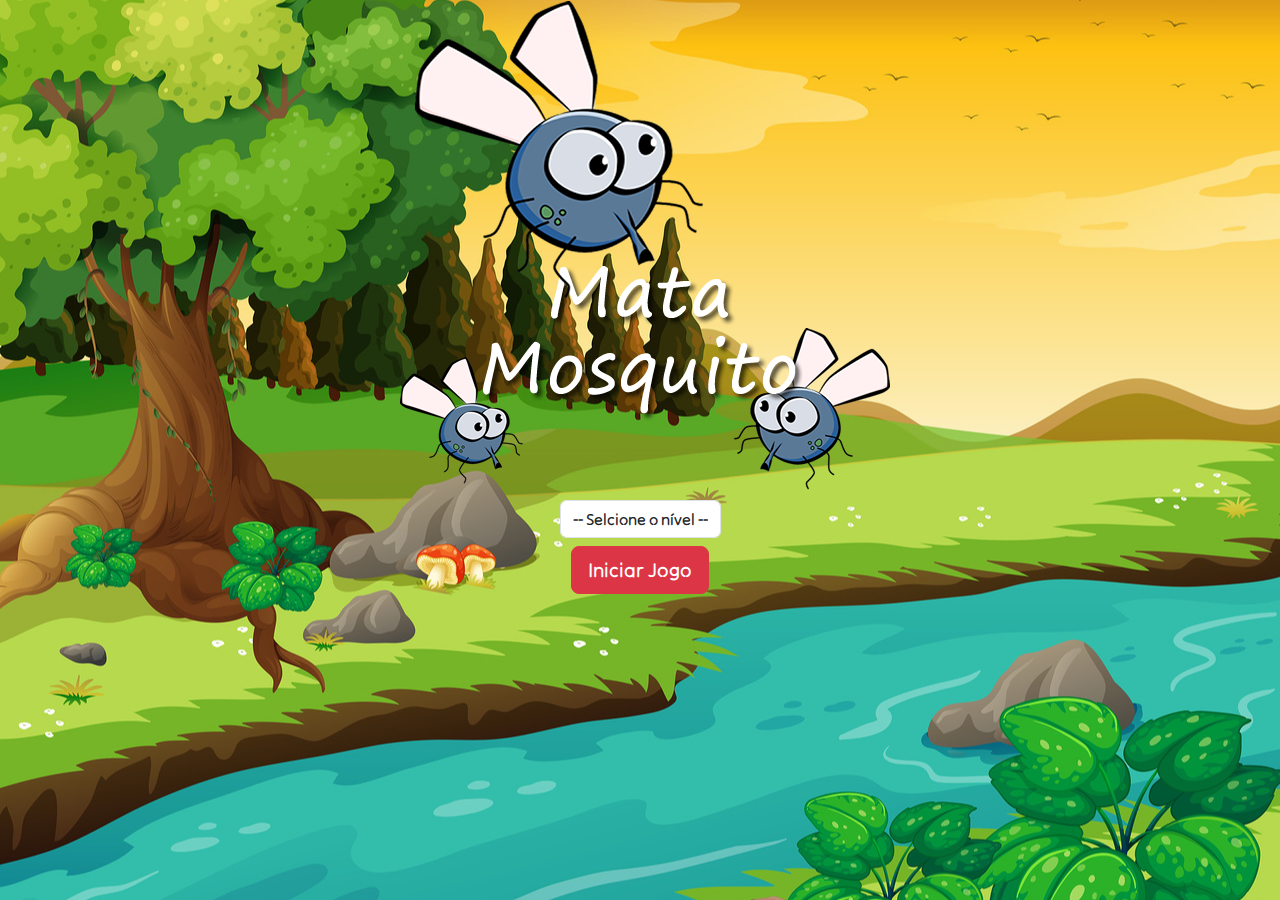
<file: index.html>
<!DOCTYPE html>
<html lang="en">

<head>
    <meta charset="UTF-8">
    <meta http-equiv="X-UA-Compatible" content="IE=edge">
    <meta name="viewport" content="width=device-width, initial-scale=1.0">
    <link rel="stylesheet" href="https://cdn.jsdelivr.net/npm/bootstrap@5.2.3/dist/css/bootstrap.min.css">
    <script src="js/main.js" defer></script>
    <link rel="stylesheet" href="css/style.css">
    <title>Página inicial</title>
</head>

<body>
    <div class="container">
        <div class="row">
            <div class="col">
                <div class="d-flex justify-content-center">
                    <img src="img/game.png" alt="">
                </div>
            </div>
        </div>


        <div class="row">
            <div class="col">
                <div class="d-flex justify-content-center">
                    <div class="mb-2">
                        <select class="form-control" id="nivel">
                            <option value="">-- Selcione o nível --</option>
                            <option value="Normal">Normal</option>
                            <option value="Difícil">Difícil</option>
                            <option value="Kratos">Kratos</option>
                        </select>
                    </div>
                </div>
            </div>
        </div>




        <div class="row">
            <div class="col">
                <div class="d-flex justify-content-center">
                    <button id="btn-iniciar" type="button" class="btn btn-danger btn-lg" onclick="playGame()"> Iniciar Jogo</button>
                </div>
            </div>
        </div>


    </div>
</body>

</html>
</file>
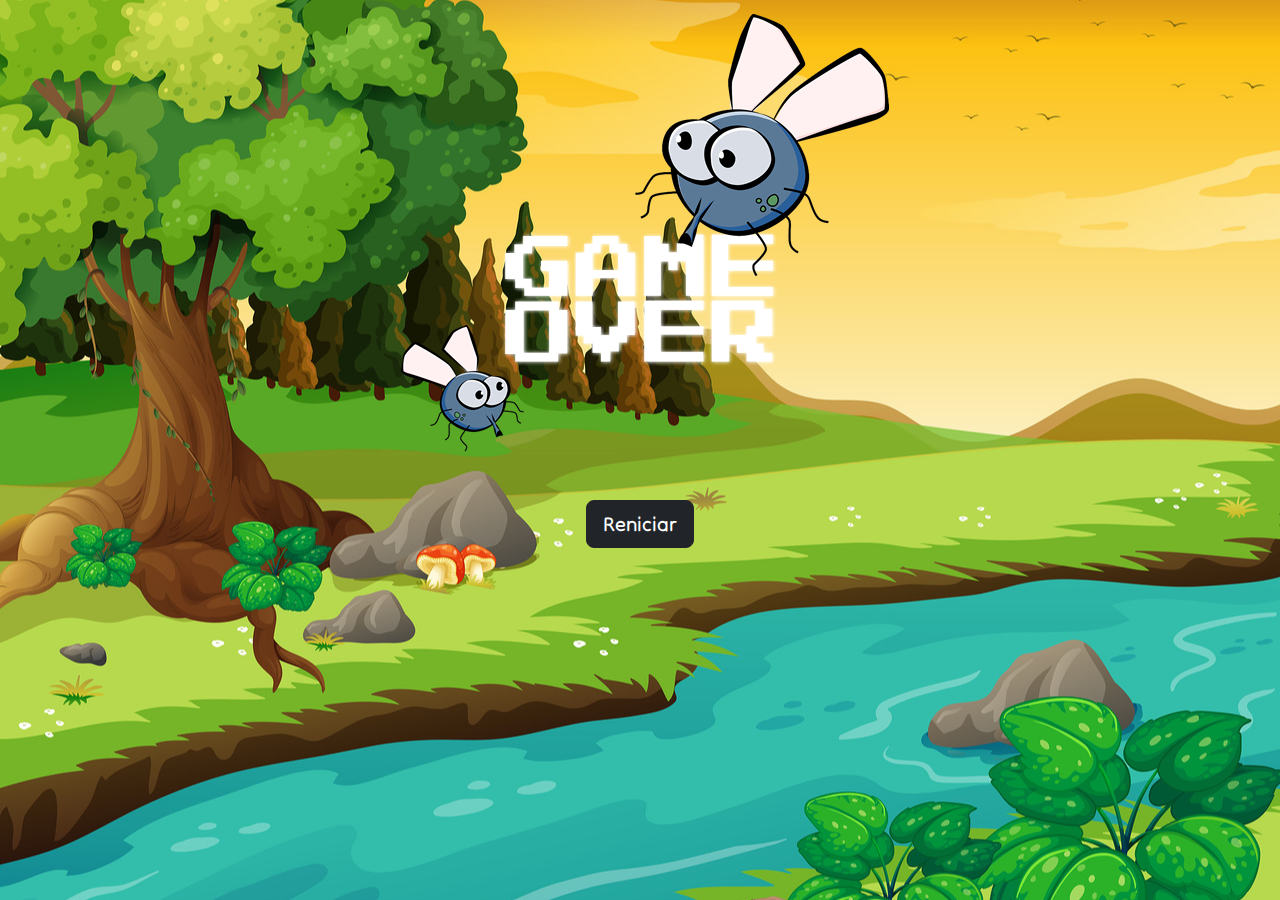
<file: end_game.html>
<!DOCTYPE html>
<html lang="en">

<head>
    <meta charset="UTF-8">
    <meta http-equiv="X-UA-Compatible" content="IE=edge">
    <meta name="viewport" content="width=device-width, initial-scale=1.0">
    <link rel="stylesheet" href="https://cdn.jsdelivr.net/npm/bootstrap@5.2.3/dist/css/bootstrap.min.css">
    <script src="js/main.js" defer></script>
    <link rel="stylesheet" href="css/style.css">
    <title>Game over!</title>
</head>

<body>
    <div class="container">
        <div class="row">
            <div class="col">
                <div class="d-flex justify-content-center">
                    <img src="img/game_over.png" alt="">
                </div>
            </div>
        </div>


        <div class="row">
            <div class="col">
                <div class="d-flex justify-content-center">
                    <button id="btn-reniciar" type="button" class="btn btn-dark btn-lg"> Reniciar</button>
                </div>
            </div>
        </div>


    </div>
</body>

</html>
</file>
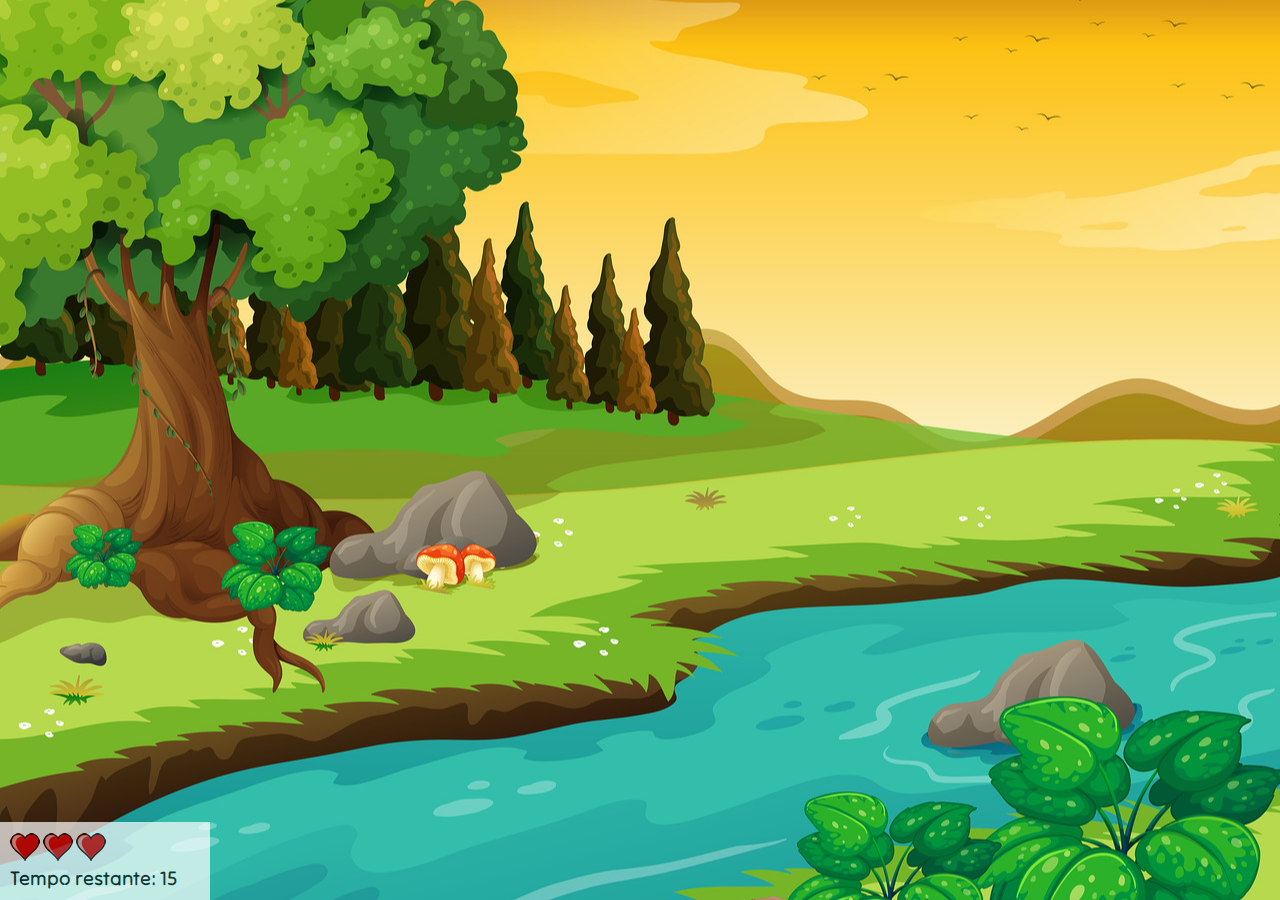
<file: play.html>
<!DOCTYPE html>
<html lang="pt-br">

<head>
    <meta charset="UTF-8">
    <meta http-equiv="X-UA-Compatible" content="IE=edge">
    <meta name="viewport" content="width=device-width, initial-scale=1.0">
    <link rel="stylesheet" href="css/style.css">
    <script src="js/main.js"></script>
    <link rel="shortcut icon" href="img/mosca.png" type="image/x-icon">
    <title>Kill Flies</title>
</head>

<body onresize="ajustSizeGame()">
    <div class="painel">
        <div class="vidas">
            <img id="v1" src="img/coracao_cheio.png" alt="coração_vazio">
            <img id="v2" src="img/coracao_cheio.png" alt="coração_cheio">
            <img id="v3" src="img/coracao_cheio.png" alt="coração_cheio">
        </div>
        <div class="cronometro">Tempo restante: <span id="time-s"> </span></div>
    </div>

    <script>

        document.getElementById('time-s').innerHTML = tempo

        var criaMosca = setInterval(function () {
            posiRadom()
        }, criaMoscaTempo)


    </script>
</body>

</html>
</file>
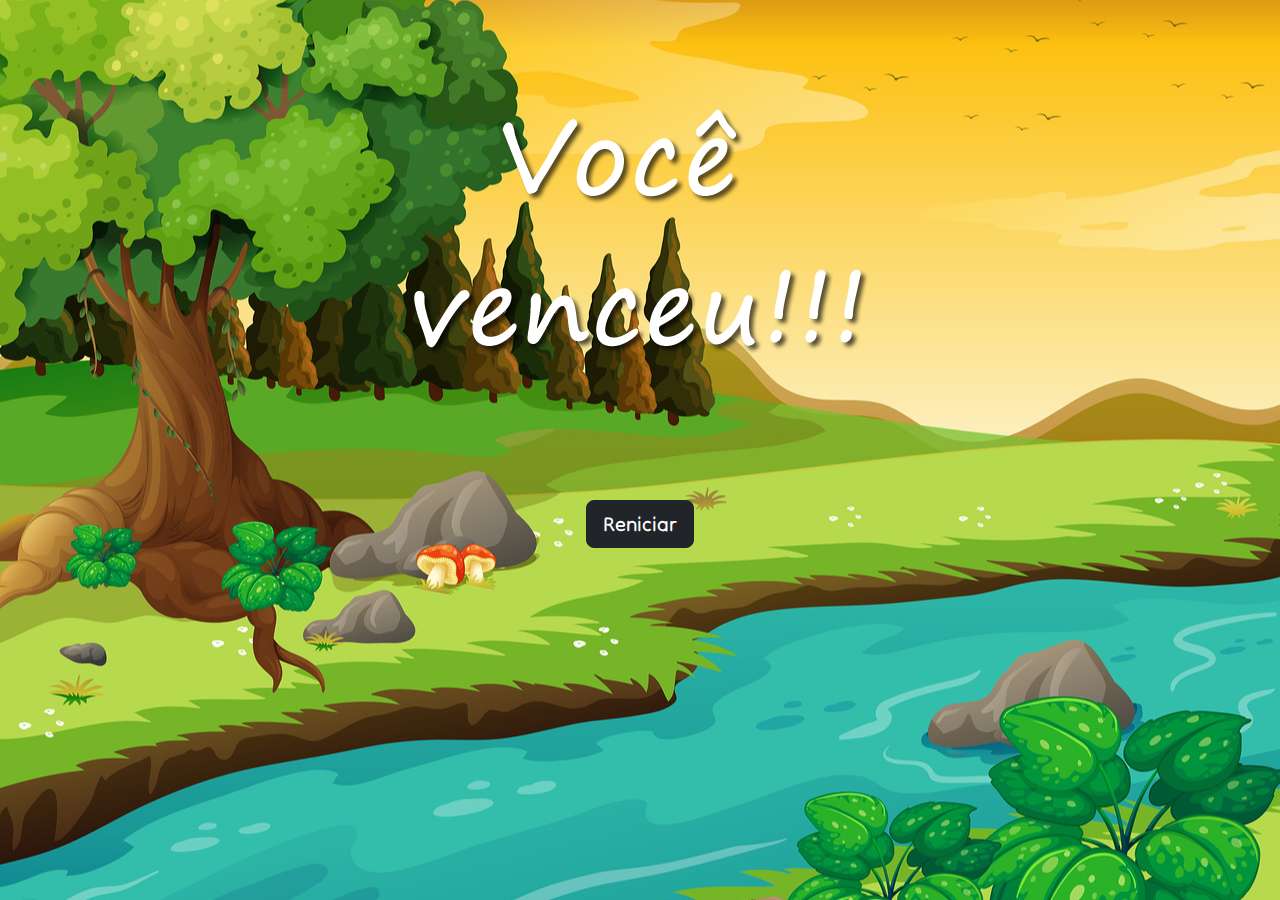
<file: win_game.html>
<!DOCTYPE html>
<html lang="en">

<head>
    <meta charset="UTF-8">
    <meta http-equiv="X-UA-Compatible" content="IE=edge">
    <meta name="viewport" content="width=device-width, initial-scale=1.0">
    <link rel="stylesheet" href="https://cdn.jsdelivr.net/npm/bootstrap@5.2.3/dist/css/bootstrap.min.css">
    <script src="js/main.js" defer></script>
    <link rel="stylesheet" href="css/style.css">
    <title>Vitória!</title>
</head>

<body>
    <div class="container">
        <div class="row">
            <div class="col">
                <div class="d-flex justify-content-center">
                    <img src="img/vitoria.png" alt="">
                </div>
            </div>
        </div>


        <div class="row">
            <div class="col">
                <div class="d-flex justify-content-center">
                    <button id="btn-reniciar" type="button" class="btn btn-dark btn-lg"> Reniciar</button>
                </div>
            </div>
        </div>


    </div>
</body>

</html>
</file>
<file: css/style.css>
@import url('https://fonts.googleapis.com/css2?family=Tilt+Neon&display=swap');

* {
    padding: 0;
    margin: 0;
    font-family: 'Tilt Neon', sans-serif;
}

html {

    cursor: url(../img/mata_mosca.png) 30 30, auto;
    
}

body {
    background-image: url(../img/bg.png);
    background-size: cover;
    background-repeat: no-repeat;
    background-position: center;
    width: 100vw;
    height: 100vh;
}

.mosca1 {
    height: 50px;
    width: 50px;
}

.mosca2 {
    height: 75px;
    width: 75px;
}

.mosca3 {
    height: 90px;
    width: 90px;
}

.ladoA {
    transform: scaleX(1);
}

.ladoB {
    transform: scaleX(-1);
}

.painel {
    position: absolute;
    width: 190px;
    padding: 10px;
    bottom: 0px;
    border-top: 1px solid #fff;
    background-color: #fff;
    opacity: 0.7;
}

.vidas {
    float: left;
}

.cronometro {
    float: left;
    font-size: 20px;
    font-weight: bold;
}
</file>
